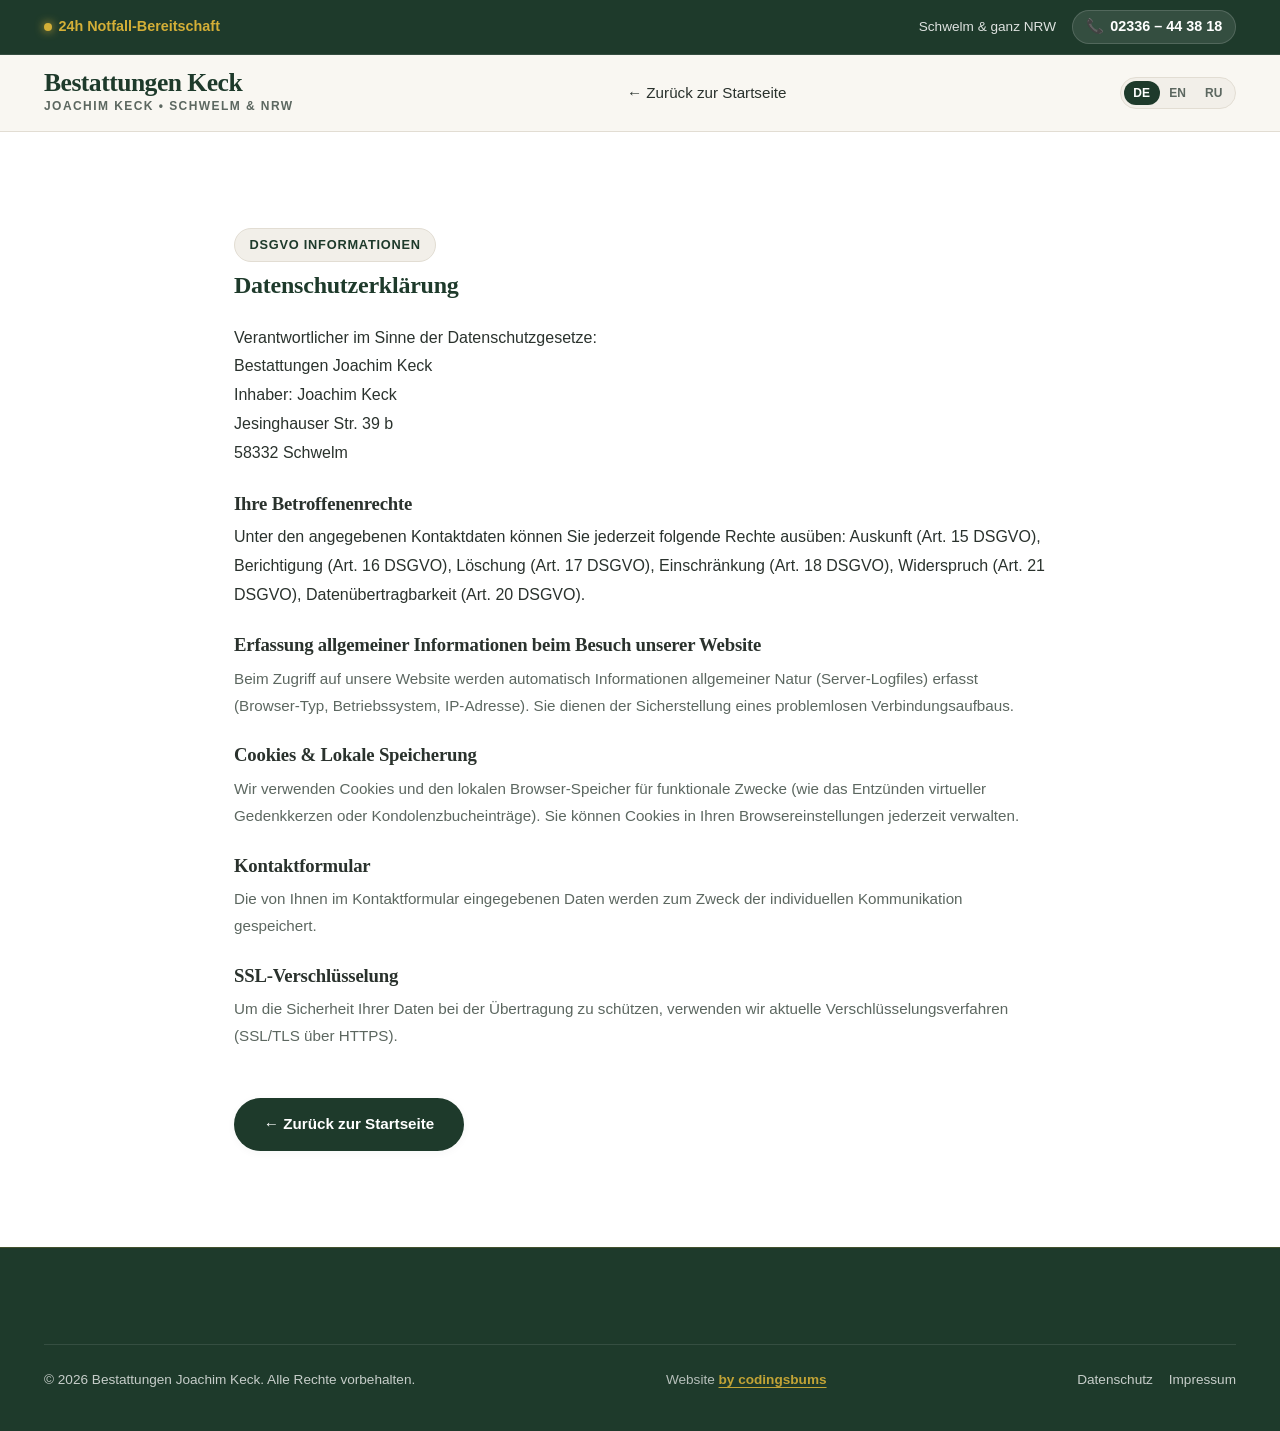
<file: datenschutz.html>
<!DOCTYPE html>
<html lang="de">
<head>
  <meta charset="UTF-8">
  <meta name="viewport" content="width=device-width, initial-scale=1.0">
  <title>Datenschutzerklärung | Bestattungen Joachim Keck Schwelm</title>
  <link rel="canonical" href="https://bestatter-keck.de/datenschutz.html">
  <meta name="description" content="Datenschutzerklärung nach DSGVO für Bestattungen Joachim Keck Schwelm.">
  
  <meta property="og:type" content="website">
  <meta property="og:url" content="https://bestatter-keck.de/datenschutz.html">
  <meta property="og:title" content="Datenschutzerklärung | Bestattungen Joachim Keck Schwelm">
  <meta property="og:description" content="Datenschutzerklärung nach DSGVO für Bestattungen Joachim Keck Schwelm.">
  <meta property="og:image" content="https://bestatter-keck.de/wp-content/uploads/2023/03/header-bestattungen-keck-trauerweide-01.jpg">
  
  <link rel="stylesheet" href="./assets/css/global.css">
</head>
<body>

  <!-- Top Emergency Bar -->
  <div class="top-bar">
    <div class="container">
      <div class="emergency-tag" data-i18n="topbar.emergencyTag">24h Notfall-Bereitschaft</div>
      <div style="display: flex; align-items: center; gap: 1rem;">
        <span style="font-size: 0.85rem; opacity: 0.85;" data-i18n="topbar.subtext">Schwelm & ganz NRW</span>
        <a href="tel:+492336443818" class="top-bar-phone">
          📞 <span data-i18n="topbar.phoneLabel">02336 – 44 38 18</span>
        </a>
      </div>
    </div>
  </div>

  <!-- Navigation -->
  <header class="main-nav">
    <div class="container nav-container">
      <a href="index.html" class="brand-logo">
        <span class="brand-name" data-i18n="nav.brandName">Bestattungen Keck</span>
        <span class="brand-sub" data-i18n="nav.brandSub">Joachim Keck • Schwelm & NRW</span>
      </a>

      <ul class="nav-links">
        <li><a href="index.html" data-i18n="privacyPolicy.backHome">← Zurück zur Startseite</a></li>
      </ul>

      <div style="display: flex; align-items: center; gap: 1rem;">
        <div class="lang-switch">
          <button class="lang-btn active" data-lang="de">DE</button>
          <button class="lang-btn" data-lang="en">EN</button>
          <button class="lang-btn" data-lang="ru">RU</button>
        </div>

        <button class="mobile-nav-toggle" id="mobile-nav-toggle" aria-label="Toggle Navigation">
          <span></span>
          <span></span>
          <span></span>
        </button>
      </div>
    </div>
  </header>

  <!-- Content Section -->
  <section class="section-padding" style="background: var(--color-bg-surface);">
    <div class="container" style="max-width: 860px;">
      <span class="badge" style="margin-bottom: 0.5rem;" data-i18n="privacyPolicy.badge">DSGVO Informationen</span>
      <h1 style="margin-bottom: 1.5rem; color: var(--color-primary-dark);" data-i18n="privacyPolicy.title">Datenschutzerklärung</h1>

      <div style="line-height: 1.8; color: var(--color-text-main);">
        <p data-i18n="privacyPolicy.respTitle">
          Verantwortlicher im Sinne der Datenschutzgesetze, insbesondere der EU-Datenschutzgrundverordnung (DSGVO), ist:
        </p>
        <p data-i18n="legalNotice.owner">
          <strong>Bestattungen Joachim Keck</strong><br>
          Inhaber: Joachim Keck<br>
          Jesinghauser Str. 39 b<br>
          58332 Schwelm<br>
          E-Mail: <a href="mailto:info@bestatter-keck.de">info@bestatter-keck.de</a>
        </p>

        <h3 style="color: var(--color-primary); margin-top: 1.5rem; margin-bottom: 0.5rem;" data-i18n="privacyPolicy.rightsTitle">Ihre Betroffenenrechte</h3>
        <p data-i18n="privacyPolicy.rightsText">
          Unter den angegebenen Kontaktdaten können Sie jederzeit folgende Rechte ausüben: Auskunft (Art. 15 DSGVO), Berichtigung (Art. 16 DSGVO), Löschung (Art. 17 DSGVO), Einschränkung (Art. 18 DSGVO), Widerspruch (Art. 21 DSGVO), Datenübertragbarkeit (Art. 20 DSGVO).
        </p>

        <h3 style="color: var(--color-primary); margin-top: 1.5rem; margin-bottom: 0.5rem;" data-i18n="privacyPolicy.logsTitle">Erfassung allgemeiner Informationen beim Besuch unserer Website</h3>
        <p style="font-size: 0.95rem; color: var(--color-text-muted);" data-i18n="privacyPolicy.logsText">
          Beim Zugriff auf unsere Website werden automatisch Informationen allgemeiner Natur (Server-Logfiles) erfasst (Browser-Typ, Betriebssystem, IP-Adresse). Sie dienen der Sicherstellung eines problemlosen Verbindungsaufbaus.
        </p>

        <h3 style="color: var(--color-primary); margin-top: 1.5rem; margin-bottom: 0.5rem;" data-i18n="privacyPolicy.cookiesTitle">Cookies & Lokale Speicherung</h3>
        <p style="font-size: 0.95rem; color: var(--color-text-muted);" data-i18n="privacyPolicy.cookiesText">
          Wir verwenden Cookies und den lokalen Browser-Speicher für funktionale Zwecke (wie das Entzünden virtueller Gedenkkerzen oder Kondolenzbucheinträge). Sie können Cookies in Ihren Browsereinstellungen jederzeit verwalten.
        </p>

        <h3 style="color: var(--color-primary); margin-top: 1.5rem; margin-bottom: 0.5rem;" data-i18n="privacyPolicy.contactFormTitle">Kontaktformular</h3>
        <p style="font-size: 0.95rem; color: var(--color-text-muted);" data-i18n="privacyPolicy.contactFormText">
          Die von Ihnen im Kontaktformular eingegebenen Daten werden zum Zweck der individuellen Kommunikation gespeichert.
        </p>

        <h3 style="color: var(--color-primary); margin-top: 1.5rem; margin-bottom: 0.5rem;" data-i18n="privacyPolicy.sslTitle">SSL-Verschlüsselung</h3>
        <p style="font-size: 0.95rem; color: var(--color-text-muted);" data-i18n="privacyPolicy.sslText">
          Um die Sicherheit Ihrer Daten bei der Übertragung zu schützen, verwenden wir aktuelle Verschlüsselungsverfahren (SSL/TLS über HTTPS).
        </p>
      </div>

      <div style="margin-top: 3rem;">
        <a href="index.html" class="btn btn-primary" data-i18n="privacyPolicy.backHome">← Zurück zur Startseite</a>
      </div>
    </div>
  </section>

  <!-- Footer -->
  <footer>
    <div class="container">
      <div class="footer-bottom">
        <span data-i18n="footer.rights">© 2026 Bestattungen Joachim Keck. Alle Rechte vorbehalten.</span>
        <span style="opacity: 0.9;">
          Website <a href="https://codingsbums.com" target="_blank" rel="noopener noreferrer" style="color: var(--color-accent); font-weight: 600; text-decoration: underline; text-underline-offset: 3px;">by codingsbums</a>
        </span>
        <div style="display: flex; gap: 1rem;">
          <a href="datenschutz.html" data-i18n="footer.privacy">Datenschutz</a>
          <a href="impressum.html" data-i18n="footer.impressum">Impressum</a>
        </div>
      </div>
    </div>
  </footer>

  <script src="./assets/js/i18n.js"></script>
</body>
</html>
</file>
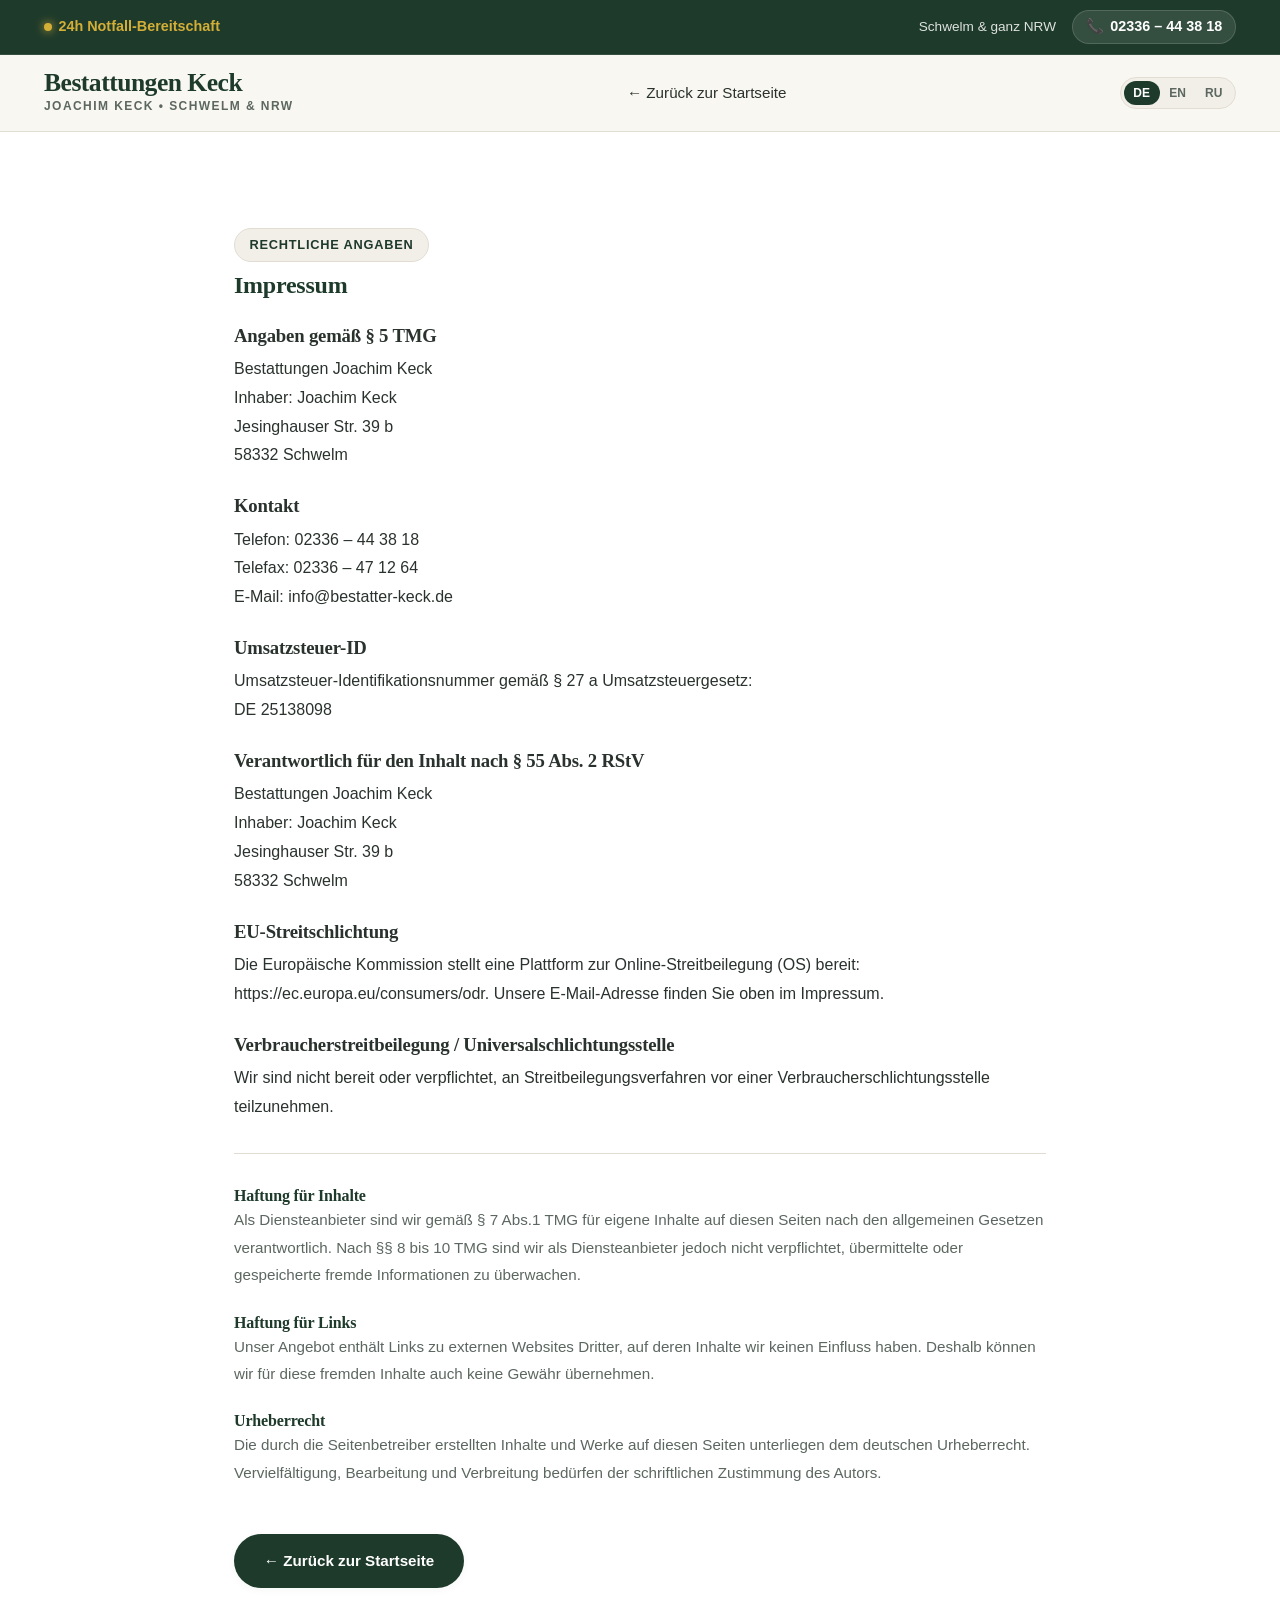
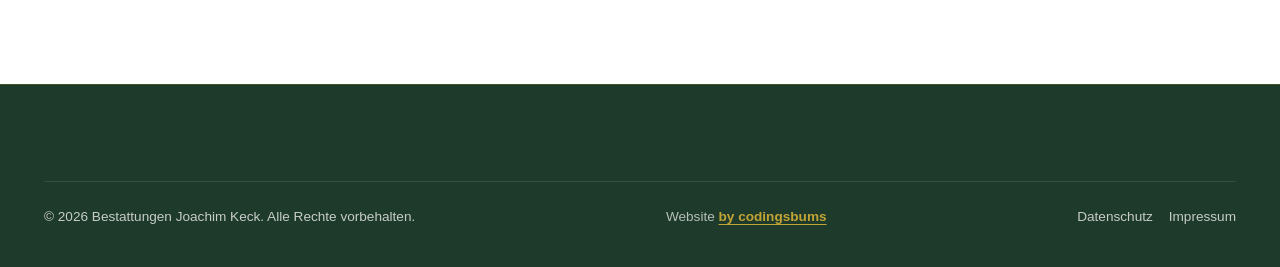
<file: impressum.html>
<!DOCTYPE html>
<html lang="de">
<head>
  <meta charset="UTF-8">
  <meta name="viewport" content="width=device-width, initial-scale=1.0">
  <title>Impressum | Bestattungen Joachim Keck Schwelm</title>
  <link rel="canonical" href="https://bestatter-keck.de/impressum.html">
  <meta name="description" content="Impressum und rechtliche Angaben gemäß § 5 TMG für Bestattungen Joachim Keck Schwelm.">
  
  <meta property="og:type" content="website">
  <meta property="og:url" content="https://bestatter-keck.de/impressum.html">
  <meta property="og:title" content="Impressum | Bestattungen Joachim Keck Schwelm">
  <meta property="og:description" content="Impressum und rechtliche Angaben für Bestattungen Joachim Keck Schwelm.">
  <meta property="og:image" content="https://bestatter-keck.de/wp-content/uploads/2023/03/header-bestattungen-keck-trauerweide-01.jpg">
  
  <link rel="stylesheet" href="./assets/css/global.css">
</head>
<body>

  <!-- Top Emergency Bar -->
  <div class="top-bar">
    <div class="container">
      <div class="emergency-tag" data-i18n="topbar.emergencyTag">24h Notfall-Bereitschaft</div>
      <div style="display: flex; align-items: center; gap: 1rem;">
        <span style="font-size: 0.85rem; opacity: 0.85;" data-i18n="topbar.subtext">Schwelm & ganz NRW</span>
        <a href="tel:+492336443818" class="top-bar-phone">
          📞 <span data-i18n="topbar.phoneLabel">02336 – 44 38 18</span>
        </a>
      </div>
    </div>
  </div>

  <!-- Navigation -->
  <header class="main-nav">
    <div class="container nav-container">
      <a href="index.html" class="brand-logo">
        <span class="brand-name" data-i18n="nav.brandName">Bestattungen Keck</span>
        <span class="brand-sub" data-i18n="nav.brandSub">Joachim Keck • Schwelm & NRW</span>
      </a>

      <ul class="nav-links">
        <li><a href="index.html" data-i18n="legalNotice.backHome">← Zurück zur Startseite</a></li>
      </ul>

      <div style="display: flex; align-items: center; gap: 1rem;">
        <div class="lang-switch">
          <button class="lang-btn active" data-lang="de">DE</button>
          <button class="lang-btn" data-lang="en">EN</button>
          <button class="lang-btn" data-lang="ru">RU</button>
        </div>

        <button class="mobile-nav-toggle" id="mobile-nav-toggle" aria-label="Toggle Navigation">
          <span></span>
          <span></span>
          <span></span>
        </button>
      </div>
    </div>
  </header>

  <!-- Content Section -->
  <section class="section-padding" style="background: var(--color-bg-surface);">
    <div class="container" style="max-width: 860px;">
      <span class="badge" style="margin-bottom: 0.5rem;" data-i18n="legalNotice.badge">Rechtliche Angaben</span>
      <h1 style="margin-bottom: 1.5rem; color: var(--color-primary-dark);" data-i18n="legalNotice.title">Impressum</h1>

      <div style="line-height: 1.8; color: var(--color-text-main);">
        <h3 style="color: var(--color-primary); margin-top: 1.5rem; margin-bottom: 0.5rem;" data-i18n="legalNotice.section1Title">Angaben gemäß § 5 TMG</h3>
        <p data-i18n="legalNotice.owner">
          <strong>Bestattungen Joachim Keck</strong><br>
          Inhaber: Joachim Keck<br>
          Jesinghauser Str. 39 b<br>
          58332 Schwelm
        </p>

        <h3 style="color: var(--color-primary); margin-top: 1.5rem; margin-bottom: 0.5rem;" data-i18n="legalNotice.contactTitle">Kontakt</h3>
        <p data-i18n="legalNotice.contact">
          <strong>Telefon:</strong> 02336 – 44 38 18<br>
          <strong>Telefax:</strong> 02336 – 47 12 64<br>
          <strong>E-Mail:</strong> <a href="mailto:info@bestatter-keck.de">info@bestatter-keck.de</a>
        </p>

        <h3 style="color: var(--color-primary); margin-top: 1.5rem; margin-bottom: 0.5rem;" data-i18n="legalNotice.vatTitle">Umsatzsteuer-ID</h3>
        <p data-i18n="legalNotice.vat">
          Umsatzsteuer-Identifikationsnummer gemäß § 27 a Umsatzsteuergesetz:<br>
          <strong>DE 25138098</strong>
        </p>

        <h3 style="color: var(--color-primary); margin-top: 1.5rem; margin-bottom: 0.5rem;" data-i18n="legalNotice.rstvTitle">Verantwortlich für den Inhalt nach § 55 Abs. 2 RStV</h3>
        <p data-i18n="legalNotice.owner">
          Bestattungen Joachim Keck<br>
          Inhaber: Joachim Keck<br>
          Jesinghauser Str. 39 b<br>
          58332 Schwelm
        </p>

        <h3 style="color: var(--color-primary); margin-top: 1.5rem; margin-bottom: 0.5rem;" data-i18n="legalNotice.euTitle">EU-Streitschlichtung</h3>
        <p data-i18n="legalNotice.euText">
          Die Europäische Kommission stellt eine Plattform zur Online-Streitbeilegung (OS) bereit: 
          <a href="https://ec.europa.eu/consumers/odr" target="_blank" rel="noopener noreferrer">https://ec.europa.eu/consumers/odr</a>.<br>
          Unsere E-Mail-Adresse finden Sie oben im Impressum.
        </p>

        <h3 style="color: var(--color-primary); margin-top: 1.5rem; margin-bottom: 0.5rem;" data-i18n="legalNotice.disputeTitle">Verbraucherstreitbeilegung / Universalschlichtungsstelle</h3>
        <p data-i18n="legalNotice.disputeText">
          Wir sind nicht bereit oder verpflichtet, an Streitbeilegungsverfahren vor einer Verbraucherschlichtungsstelle teilzunehmen.
        </p>

        <hr style="margin-block: 2rem; border: none; border-top: 1px solid var(--color-border);">

        <h4 style="color: var(--color-primary-dark); margin-top: 1.5rem;" data-i18n="legalNotice.liabilityContentTitle">Haftung für Inhalte</h4>
        <p style="font-size: 0.95rem; color: var(--color-text-muted);" data-i18n="legalNotice.liabilityContentText">
          Als Diensteanbieter sind wir gemäß § 7 Abs.1 TMG für eigene Inhalte auf diesen Seiten nach den allgemeinen Gesetzen verantwortlich. Nach §§ 8 bis 10 TMG sind wir als Diensteanbieter jedoch nicht verpflichtet, übermittelte oder gespeicherte fremde Informationen zu überwachen.
        </p>

        <h4 style="color: var(--color-primary-dark); margin-top: 1.5rem;" data-i18n="legalNotice.liabilityLinksTitle">Haftung für Links</h4>
        <p style="font-size: 0.95rem; color: var(--color-text-muted);" data-i18n="legalNotice.liabilityLinksText">
          Unser Angebot enthält Links zu externen Websites Dritter, auf deren Inhalte wir keinen Einfluss haben. Deshalb können wir für diese fremden Inhalte auch keine Gewähr übernehmen.
        </p>

        <h4 style="color: var(--color-primary-dark); margin-top: 1.5rem;" data-i18n="legalNotice.copyrightTitle">Urheberrecht</h4>
        <p style="font-size: 0.95rem; color: var(--color-text-muted);" data-i18n="legalNotice.copyrightText">
          Die durch die Seitenbetreiber erstellten Inhalte und Werke auf diesen Seiten unterliegen dem deutschen Urheberrecht. Vervielfältigung, Bearbeitung und Verbreitung bedürfen der schriftlichen Zustimmung des Autors.
        </p>
      </div>

      <div style="margin-top: 3rem;">
        <a href="index.html" class="btn btn-primary" data-i18n="legalNotice.backHome">← Zurück zur Startseite</a>
      </div>
    </div>
  </section>

  <!-- Footer -->
  <footer>
    <div class="container">
      <div class="footer-bottom">
        <span data-i18n="footer.rights">© 2026 Bestattungen Joachim Keck. Alle Rechte vorbehalten.</span>
        <span style="opacity: 0.9;">
          Website <a href="https://codingsbums.com" target="_blank" rel="noopener noreferrer" style="color: var(--color-accent); font-weight: 600; text-decoration: underline; text-underline-offset: 3px;">by codingsbums</a>
        </span>
        <div style="display: flex; gap: 1rem;">
          <a href="datenschutz.html" data-i18n="footer.privacy">Datenschutz</a>
          <a href="impressum.html" data-i18n="footer.impressum">Impressum</a>
        </div>
      </div>
    </div>
  </footer>

  <script src="./assets/js/i18n.js"></script>
</body>
</html>
</file>
<file: assets/css/global.css>
/* ==========================================================================
   BESTATTUNGEN JOACHIM KECK - GLOBAL DESIGN SYSTEM
   Modern, Dignified, Timeless Aesthetic (Vanilla CSS)
   ========================================================================== */

:root {
  /* Color Palette */
  --color-primary-dark: #1E3A2B;  /* Deep Forest Sage */
  --color-primary-light: #2D543F;
  --color-accent: #D4AF37;        /* Champagne Gold */
  --color-accent-hover: #B5932B;
  --color-accent-soft: rgba(212, 175, 55, 0.15);
  --color-accent-warm: #C87D55;   /* Warm Terracotta Accent */

  /* Neutral Backgrounds */
  --color-bg-main: #F9F7F2;      /* Warm Linen Paper */
  --color-bg-surface: #FFFFFF;
  --color-bg-alt: #F2EFE9;

  /* Typography Colors */
  --color-text-main: #2A322D;    /* Deep Charcoal Slate */
  --color-text-muted: #5C6760;
  --color-text-inverse: #FFFFFF;

  /* Borders & Shadows */
  --color-border: #E2DDD3;
  --color-border-hover: #C5BCAC;
  --shadow-sm: 0 2px 8px rgba(30, 58, 43, 0.04);
  --shadow-md: 0 8px 24px rgba(30, 58, 43, 0.08);
  --shadow-lg: 0 16px 40px rgba(30, 58, 43, 0.12);
  --shadow-gold: 0 8px 24px rgba(212, 175, 55, 0.25);

  /* Typography */
  --font-heading: 'Cinzel', 'Playfair Display', Georgia, serif;
  --font-body: 'Plus Jakarta Sans', -apple-system, BlinkMacSystemFont, 'Segoe UI', Roboto, sans-serif;

  /* Spacing */
  --space-xs: 0.5rem;
  --space-sm: 1rem;
  --space-md: 1.5rem;
  --space-lg: 2.5rem;
  --space-xl: 4rem;
  --space-2xl: 6rem;

  /* Border Radius */
  --radius-sm: 6px;
  --radius-md: 12px;
  --radius-lg: 20px;
  --radius-full: 9999px;

  /* Transitions */
  --transition-fast: 0.2s cubic-bezier(0.4, 0, 0.2, 1);
  --transition-smooth: 0.35s cubic-bezier(0.4, 0, 0.2, 1);
}

/* Base Resets */
*, *::before, *::after {
  box-sizing: border-box;
  margin: 0;
  padding: 0;
}

html {
  scroll-behavior: smooth;
  font-size: 16px;
  text-size-adjust: 100%;
}

body {
  font-family: var(--font-body);
  background-color: var(--color-bg-main);
  color: var(--color-text-main);
  line-height: 1.6;
  -webkit-font-smoothing: antialiased;
  -moz-osx-font-smoothing: grayscale;
  overflow-x: hidden;
}

h1, h2, h3, h4, h5, h6 {
  font-family: var(--font-heading);
  color: var(--color-primary-dark);
  line-height: 1.25;
  font-weight: 600;
  letter-spacing: -0.01em;
}

a {
  color: inherit;
  text-decoration: none;
  transition: color var(--transition-fast);
}

img {
  max-width: 100%;
  height: auto;
  display: block;
}

/* Layout Container */
.container {
  width: 100%;
  max-width: 1240px;
  margin-inline: auto;
  padding-inline: var(--space-md);
}

.section-padding {
  padding-block: var(--space-2xl);
}

/* Top Emergency Bar */
.top-bar {
  background-color: var(--color-primary-dark);
  color: var(--color-text-inverse);
  padding-block: 0.6rem;
  font-size: 0.9rem;
  border-bottom: 1px solid rgba(255, 255, 255, 0.1);
}

.top-bar .container {
  display: flex;
  justify-content: space-between;
  align-items: center;
  flex-wrap: wrap;
  gap: var(--space-xs);
}

.emergency-tag {
  display: inline-flex;
  align-items: center;
  gap: 0.4rem;
  font-weight: 600;
  color: var(--color-accent);
}

.emergency-tag::before {
  content: '';
  width: 8px;
  height: 8px;
  background-color: var(--color-accent);
  border-radius: 50%;
  box-shadow: 0 0 10px var(--color-accent);
  animation: pulse 2s infinite;
}

@keyframes pulse {
  0% { transform: scale(0.95); opacity: 0.8; }
  50% { transform: scale(1.2); opacity: 1; }
  100% { transform: scale(0.95); opacity: 0.8; }
}

.top-bar-phone {
  color: #FFFFFF;
  font-weight: 700;
  display: inline-flex;
  align-items: center;
  gap: 0.4rem;
  background: rgba(255, 255, 255, 0.1);
  padding: 0.3rem 0.8rem;
  border-radius: var(--radius-full);
  border: 1px solid rgba(255, 255, 255, 0.15);
  transition: all var(--transition-fast);
}

.top-bar-phone:hover {
  background: var(--color-accent);
  color: var(--color-primary-dark);
}

/* Navigation Shell */
.main-nav {
  position: sticky;
  top: 0;
  z-index: 100;
  background-color: rgba(249, 247, 242, 0.94);
  backdrop-filter: blur(12px);
  border-bottom: 1px solid var(--color-border);
  padding-block: 0.9rem;
  transition: all var(--transition-fast);
}

.nav-container {
  display: flex;
  justify-content: space-between;
  align-items: center;
}

.brand-logo {
  display: flex;
  flex-direction: column;
}

.brand-name {
  font-family: var(--font-heading);
  font-size: 1.6rem;
  font-weight: 700;
  color: var(--color-primary-dark);
  letter-spacing: -0.02em;
  line-height: 1.1;
}

.brand-sub {
  font-size: 0.75rem;
  text-transform: uppercase;
  letter-spacing: 0.12em;
  color: var(--color-text-muted);
  font-weight: 600;
}

.nav-links {
  display: flex;
  align-items: center;
  gap: 1.8rem;
  list-style: none;
}

.nav-links a {
  font-size: 0.95rem;
  font-weight: 500;
  color: var(--color-text-main);
  position: relative;
}

.nav-links a::after {
  content: '';
  position: absolute;
  bottom: -4px;
  left: 0;
  width: 0%;
  height: 2px;
  background-color: var(--color-accent);
  transition: width var(--transition-fast);
}

.nav-links a:hover::after {
  width: 100%;
}

.lang-switch {
  display: flex;
  background: var(--color-bg-alt);
  padding: 3px;
  border-radius: var(--radius-full);
  border: 1px solid var(--color-border);
}

.lang-btn {
  border: none;
  background: transparent;
  padding: 0.3rem 0.6rem;
  border-radius: var(--radius-full);
  font-size: 0.75rem;
  font-weight: 700;
  color: var(--color-text-muted);
  cursor: pointer;
  transition: all var(--transition-fast);
}

.lang-btn.active {
  background-color: var(--color-primary-dark);
  color: #FFFFFF;
}

/* Mobile Nav Hamburger Toggle */
.mobile-nav-toggle {
  display: none;
  flex-direction: column;
  justify-content: space-around;
  width: 32px;
  height: 32px;
  background: transparent;
  border: none;
  cursor: pointer;
  padding: 0;
  z-index: 105;
}

.mobile-nav-toggle span {
  width: 32px;
  height: 3px;
  background: var(--color-primary-dark);
  border-radius: 2px;
  transition: all 0.3s ease;
}

.mobile-nav-toggle.active span:nth-child(1) {
  transform: rotate(45deg) translate(6px, 6px);
}

.mobile-nav-toggle.active span:nth-child(2) {
  opacity: 0;
}

.mobile-nav-toggle.active span:nth-child(3) {
  transform: rotate(-45deg) translate(6px, -6px);
}

/* Buttons */
.btn {
  display: inline-flex;
  align-items: center;
  gap: 0.6rem;
  padding: 0.85rem 1.8rem;
  border-radius: var(--radius-full);
  font-size: 0.95rem;
  font-weight: 600;
  cursor: pointer;
  transition: all var(--transition-fast);
  border: 1px solid transparent;
  white-space: nowrap;
}

.btn-primary {
  background-color: var(--color-primary-dark);
  color: var(--color-text-inverse);
  box-shadow: var(--shadow-sm);
}

.btn-primary:hover {
  background-color: var(--color-primary-light);
  transform: translateY(-2px);
  box-shadow: var(--shadow-md);
}

.btn-accent {
  background-color: var(--color-accent);
  color: var(--color-primary-dark);
  font-weight: 700;
  box-shadow: var(--shadow-gold);
}

.btn-accent:hover {
  background-color: var(--color-accent-hover);
  transform: translateY(-2px);
}

.btn-outline {
  background-color: transparent;
  color: var(--color-primary-dark);
  border-color: var(--color-border-hover);
}

.btn-outline:hover {
  background-color: var(--color-bg-surface);
  border-color: var(--color-primary-dark);
}

/* Badges */
.badge {
  display: inline-flex;
  align-items: center;
  gap: 0.4rem;
  padding: 0.35rem 0.9rem;
  border-radius: var(--radius-full);
  font-size: 0.8rem;
  font-weight: 600;
  text-transform: uppercase;
  letter-spacing: 0.06em;
  background-color: var(--color-bg-alt);
  color: var(--color-primary-dark);
  border: 1px solid var(--color-border);
}

/* Hero Section */
.hero-section {
  padding-block: var(--space-xl) var(--space-2xl);
  background: linear-gradient(135deg, var(--color-bg-main) 0%, var(--color-bg-alt) 100%);
  position: relative;
}

.hero-grid {
  display: grid;
  grid-template-columns: 1fr 1fr;
  gap: var(--space-xl);
  align-items: center;
}

.hero-content h1 {
  font-size: clamp(2.2rem, 4.5vw, 3.6rem);
  margin-block: 1rem 1.2rem;
}

.hero-content h1 span {
  display: block;
}

.hero-content h1 span:last-child {
  color: var(--color-accent-warm);
  font-style: italic;
}

.hero-lead {
  font-size: 1.15rem;
  color: var(--color-text-muted);
  margin-bottom: var(--space-lg);
  max-width: 540px;
}

/* Dual Emergency & Planning Card Container */
.dual-card-container {
  display: flex;
  flex-direction: column;
  gap: var(--space-md);
}

.card-urgent {
  background-color: var(--color-primary-dark);
  color: var(--color-text-inverse);
  padding: var(--space-lg);
  border-radius: var(--radius-lg);
  box-shadow: var(--shadow-lg);
  position: relative;
  overflow: hidden;
  border: 1px solid rgba(212, 175, 55, 0.3);
}

.card-urgent h3 {
  color: #FFFFFF;
  font-size: 1.4rem;
  margin-bottom: 0.5rem;
}

.card-urgent p {
  color: rgba(255, 255, 255, 0.85);
  font-size: 0.95rem;
  margin-bottom: 1.2rem;
}

.phone-cta-button {
  display: flex;
  align-items: center;
  justify-content: center;
  gap: 0.8rem;
  background-color: var(--color-accent);
  color: var(--color-primary-dark);
  padding: 1rem;
  border-radius: var(--radius-md);
  font-size: 1.25rem;
  font-weight: 800;
  text-decoration: none;
  box-shadow: var(--shadow-gold);
  transition: transform var(--transition-fast), background-color var(--transition-fast);
}

.phone-cta-button:hover {
  background-color: var(--color-accent-hover);
  transform: scale(1.02);
}

.checklist {
  list-style: none;
  margin-top: 1.2rem;
}

.checklist li {
  display: flex;
  align-items: center;
  gap: 0.6rem;
  font-size: 0.9rem;
  color: rgba(255, 255, 255, 0.9);
  margin-bottom: 0.5rem;
}

.checklist li::before {
  content: '✓';
  color: var(--color-accent);
  font-weight: 700;
}

.card-planning {
  background-color: var(--color-bg-surface);
  padding: var(--space-md) var(--space-lg);
  border-radius: var(--radius-md);
  border: 1px solid var(--color-border);
  box-shadow: var(--shadow-sm);
}

.card-planning h3 {
  font-size: 1.15rem;
  margin-bottom: 0.3rem;
}

.card-planning p {
  font-size: 0.9rem;
  color: var(--color-text-muted);
}

/* Bestattungsvorsorge Responsive Grid */
.vorsorge-grid {
  display: grid;
  grid-template-columns: 1fr 1fr;
  gap: var(--space-lg);
  align-items: center;
}

.contact-form-grid {
  display: grid;
  grid-template-columns: 1fr 1fr;
  gap: 1rem;
}

/* USP Section */
.usp-section {
  background-color: var(--color-bg-surface);
  border-block: 1px solid var(--color-border);
}

.usp-grid {
  display: grid;
  grid-template-columns: repeat(auto-fit, minmax(240px, 1fr));
  gap: var(--space-lg);
  margin-top: var(--space-xl);
}

.usp-card {
  padding: var(--space-md);
  border-radius: var(--radius-md);
  background-color: var(--color-bg-main);
  border: 1px solid var(--color-border);
  transition: transform var(--transition-smooth), box-shadow var(--transition-smooth);
}

.usp-card:hover {
  transform: translateY(-4px);
  box-shadow: var(--shadow-md);
  border-color: var(--color-border-hover);
}

.usp-icon {
  width: 48px;
  height: 48px;
  border-radius: var(--radius-md);
  background-color: var(--color-accent-soft);
  color: var(--color-primary-dark);
  display: flex;
  align-items: center;
  justify-content: center;
  font-size: 1.4rem;
  margin-bottom: 1rem;
}

.usp-card h3 {
  font-size: 1.2rem;
  margin-bottom: 0.5rem;
}

.usp-card p {
  font-size: 0.9rem;
  color: var(--color-text-muted);
}

/* Burial Grid & Expandable Cards */
.burial-grid {
  display: grid;
  grid-template-columns: repeat(auto-fit, minmax(260px, 1fr));
  gap: var(--space-lg);
  margin-top: var(--space-xl);
  align-items: start;
}

.burial-card {
  background: var(--color-bg-surface);
  border-radius: var(--radius-lg);
  border: 1px solid var(--color-border);
  overflow: hidden;
  box-shadow: var(--shadow-sm);
  transition: all var(--transition-smooth);
  display: flex;
  flex-direction: column;
}

.burial-card:hover {
  box-shadow: var(--shadow-md);
  border-color: var(--color-border-hover);
}

.burial-card-body {
  padding: 1.8rem var(--space-lg);
  display: flex;
  flex-direction: column;
  flex: 1;
}

.burial-card h3 {
  font-size: 1.25rem;
  line-height: 1.3;
  margin-block: 0.5rem 0.6rem;
  min-height: 3.4rem;
}

.burial-card p {
  font-size: 0.95rem;
  color: var(--color-text-muted);
  margin-bottom: 1.2rem;
}

.toggle-detail-btn {
  background: var(--color-bg-alt);
  border: 1px solid var(--color-border);
  color: var(--color-primary-dark);
  padding: 0.65rem 1rem;
  border-radius: var(--radius-md);
  font-weight: 600;
  font-size: 0.85rem;
  cursor: pointer;
  display: flex;
  align-items: center;
  justify-content: space-between;
  margin-top: auto;
  transition: all var(--transition-fast);
}

.toggle-detail-btn:hover {
  background: var(--color-accent-soft);
  border-color: var(--color-accent);
}

.toggle-detail-btn .arrow-icon {
  transition: transform var(--transition-fast);
}

.toggle-detail-btn.active .arrow-icon {
  transform: rotate(180deg);
}

.burial-detail-drawer {
  max-height: 0;
  opacity: 0;
  overflow: hidden;
  transition: max-height 0.4s ease, opacity 0.3s ease, padding 0.3s ease;
  background: var(--color-bg-main);
  border-radius: var(--radius-md);
  margin-top: 0;
}

.burial-detail-drawer.open {
  max-height: 800px;
  opacity: 1;
  padding: 1rem;
  margin-top: 1rem;
  border: 1px solid var(--color-border);
}

.burial-detail-drawer ul {
  list-style: none;
}

.burial-detail-drawer li {
  font-size: 0.85rem;
  color: var(--color-text-main);
  margin-bottom: 0.6rem;
  line-height: 1.5;
}

.burial-detail-drawer li strong {
  color: var(--color-primary-dark);
}

/* Calculator Box */
.calculator-box {
  background: var(--color-primary-dark);
  color: var(--color-text-inverse);
  border-radius: var(--radius-lg);
  padding: var(--space-xl);
  box-shadow: var(--shadow-lg);
  margin-top: var(--space-xl);
}

.calc-steps {
  display: flex;
  justify-content: space-between;
  margin-bottom: var(--space-lg);
  border-bottom: 1px solid rgba(255, 255, 255, 0.15);
  padding-bottom: 1rem;
  gap: 0.5rem;
  flex-wrap: wrap;
}

.calc-step-item {
  font-size: 0.9rem;
  opacity: 0.5;
  font-weight: 600;
  transition: opacity var(--transition-fast);
}

.calc-step-item.active {
  opacity: 1;
  color: var(--color-accent);
}

.calc-option-grid {
  display: grid;
  grid-template-columns: repeat(auto-fit, minmax(200px, 1fr));
  gap: 1rem;
  margin-block: 1.5rem;
}

.calc-option {
  background: rgba(255, 255, 255, 0.06);
  border: 1px solid rgba(255, 255, 255, 0.15);
  padding: 1.2rem;
  border-radius: var(--radius-md);
  cursor: pointer;
  transition: all var(--transition-fast);
}

.calc-option:hover {
  background: rgba(255, 255, 255, 0.12);
}

.calc-option.selected {
  border-color: var(--color-accent);
  background: rgba(212, 175, 55, 0.15);
}

.calc-option h4 {
  color: #FFFFFF;
  font-size: 1rem;
  margin-bottom: 0.3rem;
}

.calc-option .price-hint {
  font-size: 0.85rem;
  color: var(--color-accent);
  font-weight: 700;
}

.calc-total-bar {
  display: flex;
  justify-content: space-between;
  align-items: center;
  margin-top: var(--space-lg);
  padding-top: var(--space-md);
  border-top: 1px solid rgba(255, 255, 255, 0.15);
  flex-wrap: wrap;
  gap: 1rem;
}

.calc-btn-group {
  display: flex;
  gap: 0.6rem;
  align-items: center;
}

.calc-btn-group.step-3 {
  flex-direction: column;
  width: 100%;
  max-width: 320px;
}

.calc-btn-group.step-3 .btn {
  width: 100%;
  justify-content: center;
  text-align: center;
}

@media (max-width: 600px) {
  .contact-form-grid {
    grid-template-columns: 1fr;
  }

  .top-bar .container {
    flex-direction: column;
    gap: 0.4rem;
    text-align: center;
  }

  .footer-bottom {
    flex-direction: column;
    text-align: center;
    justify-content: center;
  }

  .calc-total-bar {
    flex-direction: column;
    align-items: stretch;
    gap: 1.2rem;
  }

  .calc-btn-group {
    flex-direction: column;
    width: 100%;
    max-width: 100%;
  }

  .hero-content h1 {
    font-size: 2.1rem;
  }

  .btn {
    width: 100%;
    justify-content: center;
  }
}

/* Digital Memorial Portal Section */
.gedenk-tabs {
  display: flex;
  justify-content: center;
  gap: 0.8rem;
  margin-top: 1.5rem;
  flex-wrap: wrap;
}

.gedenk-tab-btn {
  background: var(--color-bg-alt);
  border: 1px solid var(--color-border);
  padding: 0.7rem 1.4rem;
  border-radius: var(--radius-full);
  font-size: 0.9rem;
  font-weight: 600;
  color: var(--color-text-main);
  cursor: pointer;
  transition: all var(--transition-fast);
}

.gedenk-tab-btn:hover {
  background: var(--color-bg-surface);
  border-color: var(--color-primary-dark);
}

.gedenk-tab-btn.active {
  background: var(--color-primary-dark);
  color: #FFFFFF;
  border-color: var(--color-primary-dark);
}

.gedenk-tab-content {
  display: none;
  margin-top: 2rem;
}

.gedenk-tab-content.active {
  display: block;
}

/* Candle Wall Cards */
.tribute-grid {
  display: grid;
  grid-template-columns: repeat(auto-fit, minmax(280px, 1fr));
  gap: var(--space-md);
}

.tribute-card {
  background: var(--color-bg-surface);
  padding: var(--space-md);
  border-radius: var(--radius-md);
  border: 1px solid var(--color-border);
  box-shadow: var(--shadow-sm);
  position: relative;
}

.candle-flame {
  font-size: 2rem;
  animation: flicker 1.8s infinite alternate ease-in-out;
}

@keyframes flicker {
  0% { transform: scale(1) rotate(-2deg); opacity: 0.95; }
  50% { transform: scale(1.15) rotate(2deg); opacity: 1; }
  100% { transform: scale(0.98) rotate(-1deg); opacity: 0.9; }
}

/* Scrollable Container for 4+ items */
.tribute-grid.scrollable-list {
  max-height: 285px;
  overflow-y: auto;
  padding-right: 0.5rem;
  scroll-behavior: smooth;
  scrollbar-width: thin;
  scrollbar-color: var(--color-accent, #c5a059) var(--color-bg-subtle, #f3f4f6);
}

@media (min-width: 768px) {
  .tribute-grid.scrollable-list {
    grid-template-columns: repeat(3, 1fr);
  }
}

#kondolenz-list.scrollable-list {
  max-height: 465px;
  overflow-y: auto;
  padding-right: 0.5rem;
  scroll-behavior: smooth;
  scrollbar-width: thin;
  scrollbar-color: var(--color-accent, #c5a059) var(--color-bg-subtle, #f3f4f6);
}

/* Custom Scrollbar */
.scrollable-list::-webkit-scrollbar {
  width: 8px;
}

.scrollable-list::-webkit-scrollbar-track {
  background: var(--color-bg-subtle, #f3f4f6);
  border-radius: 4px;
}

.scrollable-list::-webkit-scrollbar-thumb {
  background: var(--color-accent, #c5a059);
  border-radius: 4px;
}

.scrollable-list::-webkit-scrollbar-thumb:hover {
  background: var(--color-primary-dark, #1a3628);
}

/* Admin Card Action Buttons */
.admin-card-actions {
  display: flex;
  gap: 0.5rem;
  margin-top: 0.8rem;
  padding-top: 0.6rem;
  border-top: 1px dashed var(--color-border);
  justify-content: flex-end;
}

.btn-admin-action {
  font-size: 0.8rem;
  padding: 0.35rem 0.75rem;
  border-radius: var(--radius-sm);
  border: 1px solid var(--color-border);
  background: var(--color-bg-surface);
  cursor: pointer;
  display: inline-flex;
  align-items: center;
  gap: 0.3rem;
  transition: all 0.2s ease;
  font-family: inherit;
}

.btn-admin-action.edit:hover {
  background: var(--color-accent-soft, #fdf6e7);
  border-color: var(--color-accent-gold, #c5a059);
  color: var(--color-primary-dark);
}

.btn-admin-action.delete:hover {
  background: #fef2f2;
  border-color: #f87171;
  color: #dc2626;
}

/* Modal Overlay */
.modal-overlay {
  position: fixed;
  inset: 0;
  background: rgba(19, 38, 28, 0.75);
  backdrop-filter: blur(8px);
  z-index: 1000;
  display: flex;
  align-items: center;
  justify-content: center;
  padding: 1rem;
  opacity: 0;
  pointer-events: none;
  transition: opacity var(--transition-smooth);
}

.modal-overlay.active {
  opacity: 1;
  pointer-events: auto;
}

.modal-card {
  background: var(--color-bg-surface);
  border-radius: var(--radius-lg);
  width: 100%;
  max-width: 520px;
  max-height: 90vh;
  overflow-y: auto;
  padding: var(--space-lg);
  box-shadow: var(--shadow-lg);
  border: 1px solid var(--color-border);
  transform: translateY(20px);
  transition: transform var(--transition-smooth);
}

.modal-overlay.active .modal-card {
  transform: translateY(0);
}

/* Footer */
footer {
  background-color: var(--color-primary-dark);
  color: rgba(255, 255, 255, 0.75);
  padding-top: var(--space-2xl);
  padding-bottom: var(--space-lg);
  border-top: 1px solid rgba(212, 175, 55, 0.2);
}

.footer-grid {
  display: grid;
  grid-template-columns: repeat(auto-fit, minmax(220px, 1fr));
  gap: var(--space-lg);
  margin-bottom: var(--space-xl);
}

footer h4 {
  color: #FFFFFF;
  font-size: 1.2rem;
  margin-bottom: 1rem;
}

footer a {
  color: rgba(255, 255, 255, 0.75);
}

footer a:hover {
  color: var(--color-accent);
}

.footer-bottom {
  border-top: 1px solid rgba(255, 255, 255, 0.1);
  padding-top: var(--space-md);
  display: flex;
  justify-content: space-between;
  align-items: center;
  flex-wrap: wrap;
  gap: 1rem;
  font-size: 0.85rem;
}

/* Responsive Media Queries */
@media (max-width: 900px) {
  .hero-grid {
    grid-template-columns: 1fr;
  }

  .vorsorge-grid {
    grid-template-columns: 1fr;
  }

  .mobile-nav-toggle {
    display: flex;
  }

  .nav-links {
    position: fixed;
    top: 0;
    right: -100%;
    width: 280px;
    height: 100vh;
    background: var(--color-bg-surface);
    box-shadow: -5px 0 25px rgba(0, 0, 0, 0.15);
    flex-direction: column;
    align-items: flex-start;
    padding: 5rem 2rem 2rem 2rem;
    gap: 1.5rem;
    transition: right 0.3s cubic-bezier(0.4, 0, 0.2, 1);
    z-index: 101;
  }

  .nav-links.active {
    right: 0;
  }

  .owner-card-responsive {
    grid-template-columns: 1fr !important;
    text-align: center;
  }
}

@media (max-width: 600px) {
  .contact-form-grid {
    grid-template-columns: 1fr;
  }

  .top-bar .container {
    flex-direction: column;
    gap: 0.4rem;
    text-align: center;
  }

  .footer-bottom {
    flex-direction: column;
    text-align: center;
    justify-content: center;
  }

  .calc-total-bar {
    flex-direction: column;
    align-items: flex-start;
  }

  .hero-content h1 {
    font-size: 2.1rem;
  }

  .btn {
    width: 100%;
    justify-content: center;
  }
}

/* Floating Admin Session Bar & Logout Buttons */
.admin-session-bar {
  position: fixed;
  bottom: 24px;
  right: 24px;
  z-index: 9999;
  background: var(--color-primary-dark, #1a3628);
  color: #ffffff;
  padding: 0.65rem 1.15rem;
  border-radius: var(--radius-md, 8px);
  box-shadow: 0 10px 25px rgba(0, 0, 0, 0.3);
  border: 1px solid var(--color-accent, #c5a059);
  display: none;
  align-items: center;
  gap: 0.85rem;
  animation: adminBarSlideUp 0.3s ease-out;
}

.admin-session-bar.active {
  display: flex;
}

@keyframes adminBarSlideUp {
  from { transform: translateY(20px); opacity: 0; }
  to { transform: translateY(0); opacity: 1; }
}

.admin-session-badge {
  font-size: 0.85rem;
  font-weight: 600;
  color: var(--color-accent, #c5a059);
}

.btn-admin-logout {
  background: #dc2626;
  color: #ffffff;
  border: none;
  padding: 0.4rem 0.85rem;
  border-radius: var(--radius-sm, 6px);
  font-weight: 600;
  font-size: 0.85rem;
  cursor: pointer;
  display: inline-flex;
  align-items: center;
  gap: 0.3rem;
  transition: all 0.2s ease;
  box-shadow: var(--shadow-sm);
}

.btn-admin-logout:hover {
  background: #b91c1c;
  transform: translateY(-1px);
}
</file>
